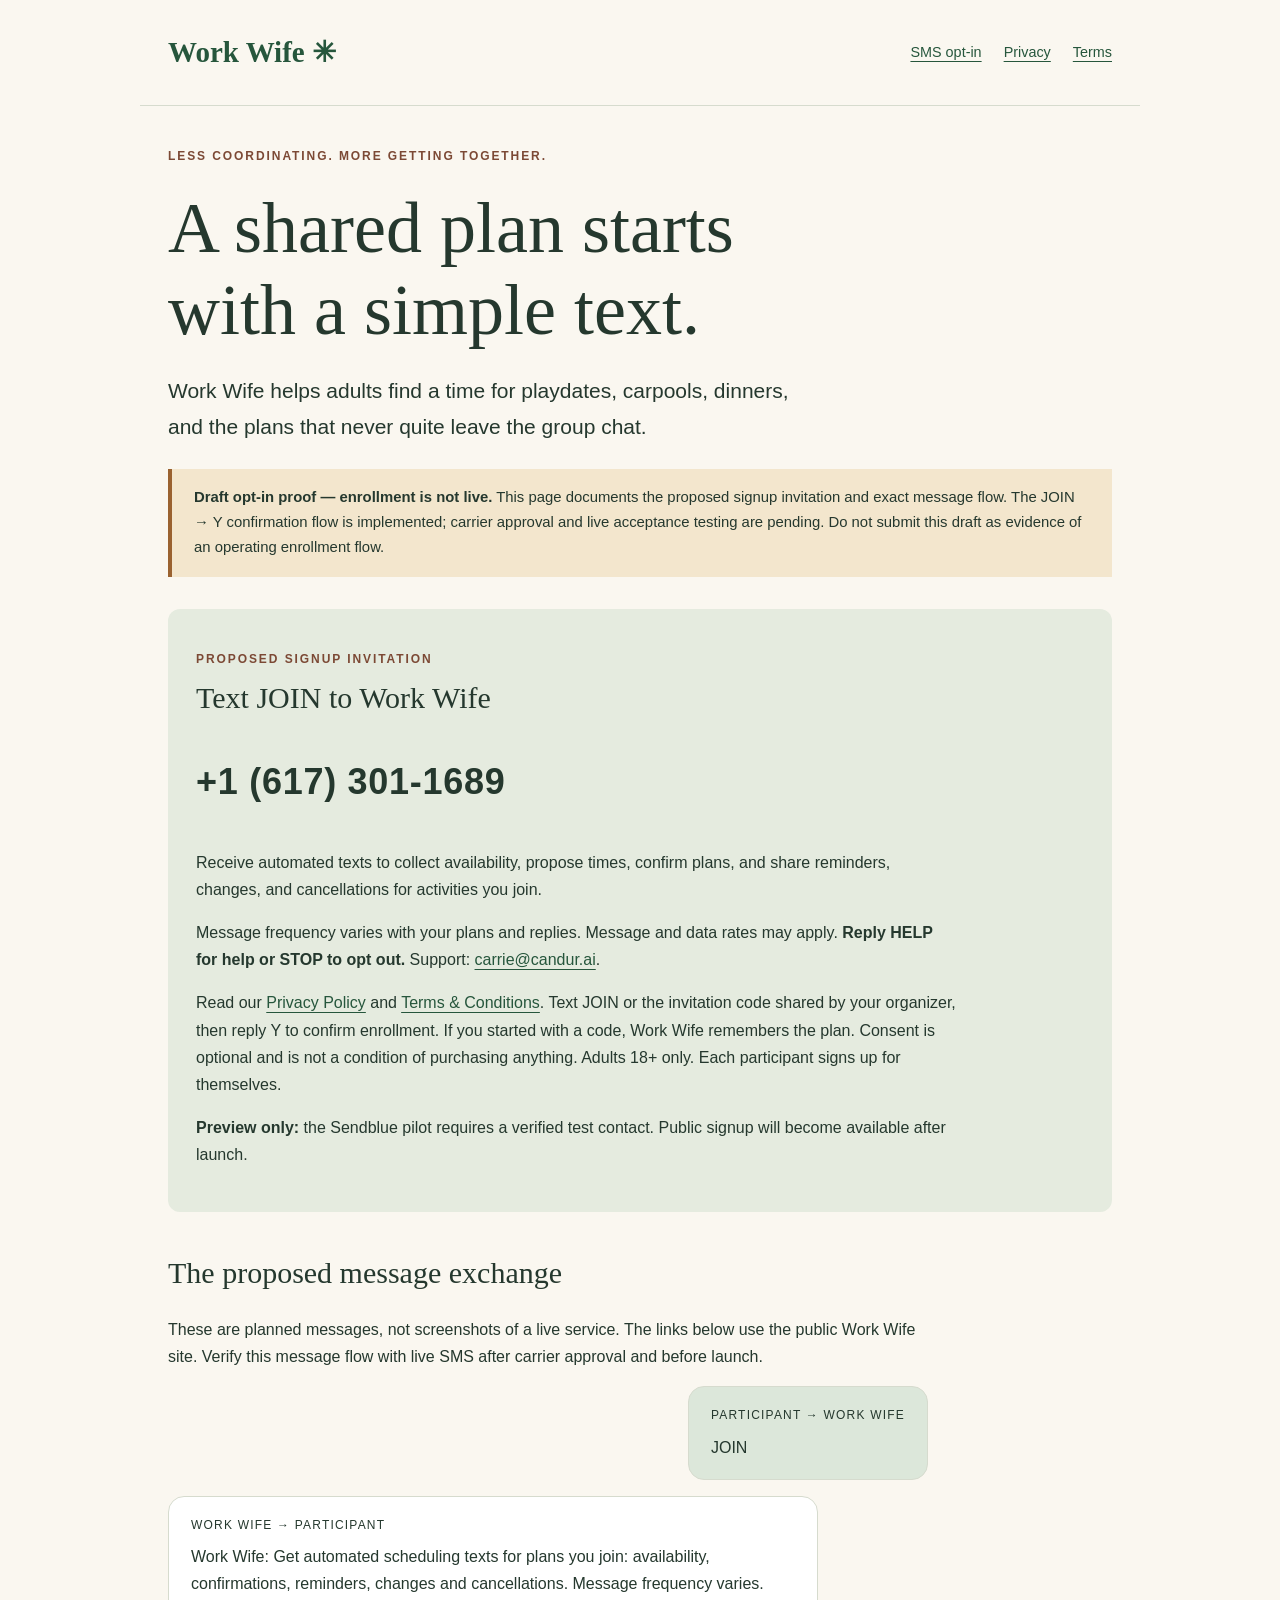
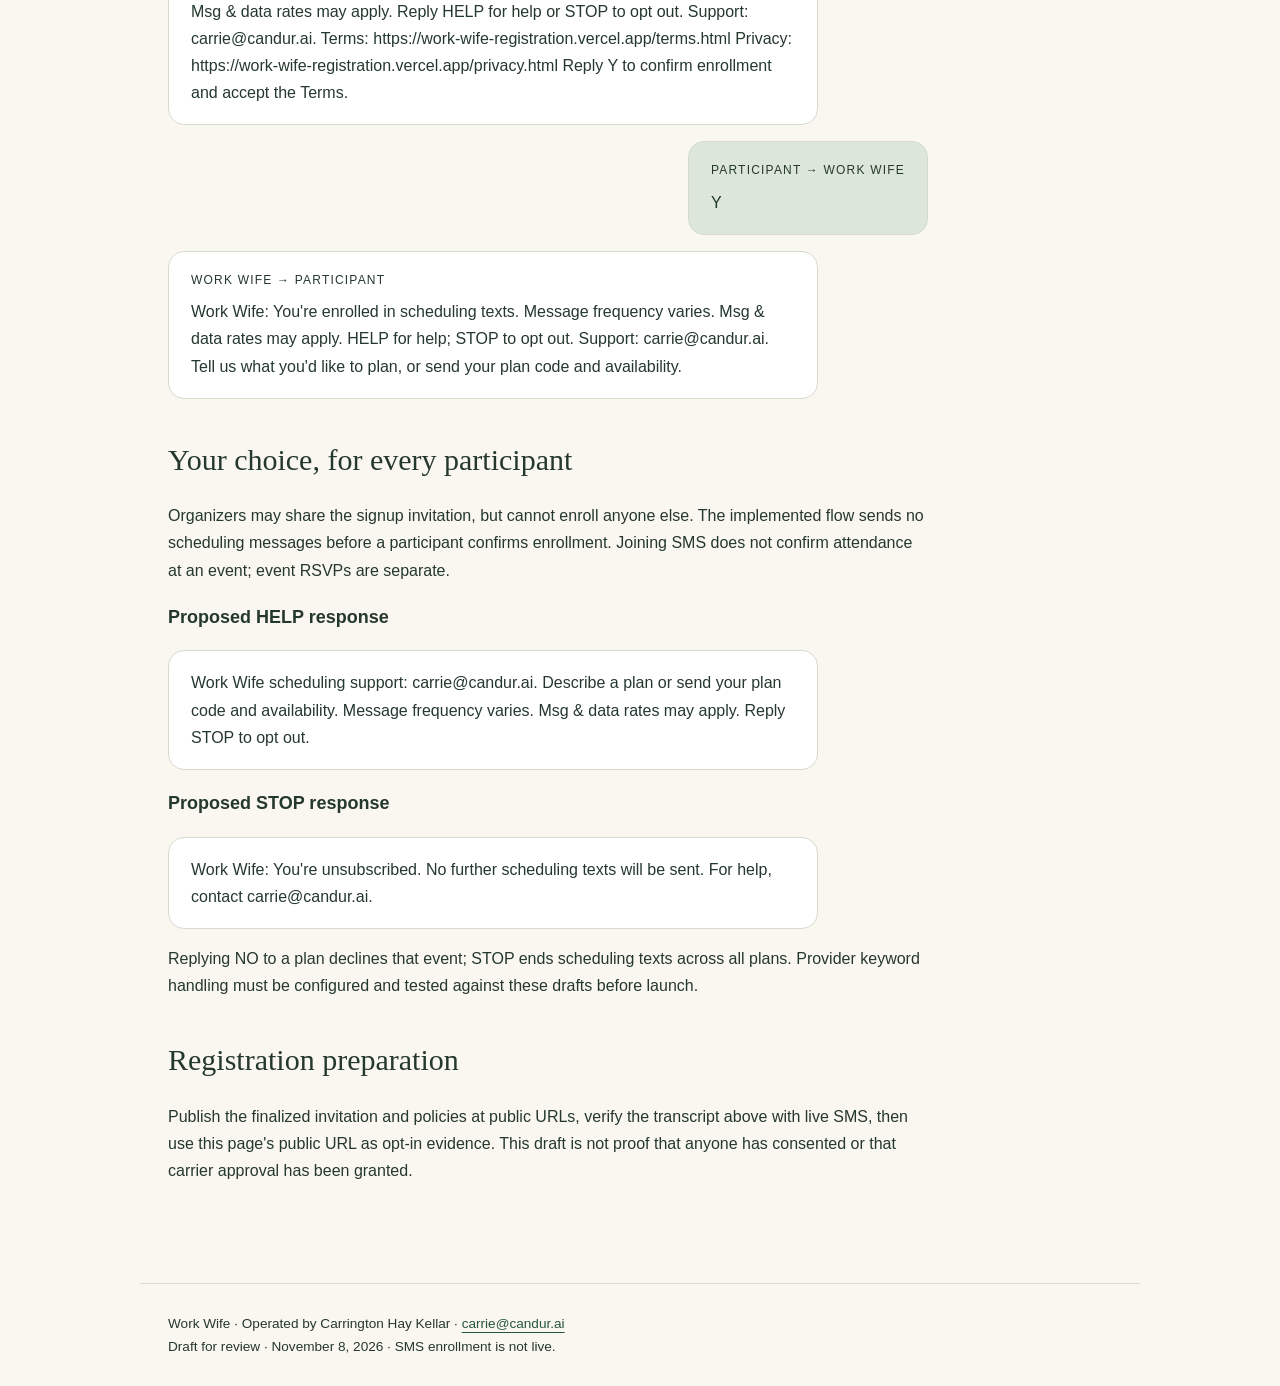
<file: public/index.html>
<!doctype html>
<html lang="en"><head><meta charset="utf-8"><meta name="viewport" content="width=device-width, initial-scale=1"><meta name="robots" content="noindex"><meta name="description" content="Work Wife SMS scheduling: draft signup information and policies."><title>SMS opt-in proof — draft | Work Wife</title><link rel="stylesheet" href="styles.css"></head><body><a class="skip" href="#main">Skip to content</a><header><a class="brand" href="index.html">Work Wife<span aria-hidden="true"> ✳</span></a><nav aria-label="Main navigation"><a href="index.html">SMS opt-in</a><a href="privacy.html">Privacy</a><a href="terms.html">Terms</a></nav></header><main id="main"><p class="eyebrow">Less coordinating. More getting together.</p><h1>A shared plan starts<br>with a simple text.</h1><p class="lede">Work Wife helps adults find a time for playdates, carpools, dinners, and the plans that never quite leave the group chat.</p><aside class="notice"><strong>Draft opt-in proof — enrollment is not live.</strong> This page documents the proposed signup invitation and exact message flow. The JOIN → Y confirmation flow is implemented; carrier approval and live acceptance testing are pending. Do not submit this draft as evidence of an operating enrollment flow.</aside>
<section class="invitation" aria-labelledby="invite"><p class="eyebrow">Proposed signup invitation</p><h2 id="invite" style="margin-top:8px">Text JOIN to Work Wife</h2><p class="number">+1 (617) 301-1689</p><p>Receive automated texts to collect availability, propose times, confirm plans, and share reminders, changes, and cancellations for activities you join.</p><p>Message frequency varies with your plans and replies. Message and data rates may apply. <strong>Reply HELP for help or STOP to opt out.</strong> Support: <a href="mailto:carrie@candur.ai">carrie@candur.ai</a>.</p><p>Read our <a href="privacy.html">Privacy Policy</a> and <a href="terms.html">Terms &amp; Conditions</a>. Text JOIN or the invitation code shared by your organizer, then reply Y to confirm enrollment. If you started with a code, Work Wife remembers the plan. Consent is optional and is not a condition of purchasing anything. Adults 18+ only. Each participant signs up for themselves.</p><p><strong>Preview only:</strong> the Sendblue pilot requires a verified test contact. Public signup will become available after launch.</p></section>
<h2>The proposed message exchange</h2><p>These are planned messages, not screenshots of a live service. The links below use the public Work Wife site. Verify this message flow with live SMS after carrier approval and before launch.</p>
<div class="thread" aria-label="Proposed SMS enrollment transcript"><div class="bubble user"><span class="speaker">Participant → Work Wife</span>JOIN</div><div class="bubble"><span class="speaker">Work Wife → Participant</span>Work Wife: Get automated scheduling texts for plans you join: availability, confirmations, reminders, changes and cancellations. Message frequency varies. Msg &amp; data rates may apply. Reply HELP for help or STOP to opt out. Support: carrie@candur.ai. Terms: https://work-wife-registration.vercel.app/terms.html Privacy: https://work-wife-registration.vercel.app/privacy.html Reply Y to confirm enrollment and accept the Terms.</div><div class="bubble user"><span class="speaker">Participant → Work Wife</span>Y</div><div class="bubble"><span class="speaker">Work Wife → Participant</span>Work Wife: You're enrolled in scheduling texts. Message frequency varies. Msg &amp; data rates may apply. HELP for help; STOP to opt out. Support: carrie@candur.ai. Tell us what you'd like to plan, or send your plan code and availability.</div></div>
<h2>Your choice, for every participant</h2><p>Organizers may share the signup invitation, but cannot enroll anyone else. The implemented flow sends no scheduling messages before a participant confirms enrollment. Joining SMS does not confirm attendance at an event; event RSVPs are separate.</p>
<h3>Proposed HELP response</h3><div class="bubble">Work Wife scheduling support: carrie@candur.ai. Describe a plan or send your plan code and availability. Message frequency varies. Msg &amp; data rates may apply. Reply STOP to opt out.</div>
<h3>Proposed STOP response</h3><div class="bubble">Work Wife: You're unsubscribed. No further scheduling texts will be sent. For help, contact carrie@candur.ai.</div><p>Replying NO to a plan declines that event; STOP ends scheduling texts across all plans. Provider keyword handling must be configured and tested against these drafts before launch.</p>
<h2>Registration preparation</h2><p>Publish the finalized invitation and policies at public URLs, verify the transcript above with live SMS, then use this page's public URL as opt-in evidence. This draft is not proof that anyone has consented or that carrier approval has been granted.</p></main><footer>Work Wife · Operated by Carrington Hay Kellar · <a href="mailto:carrie@candur.ai">carrie@candur.ai</a><br>Draft for review · November 8, 2026 · SMS enrollment is not live.</footer></body></html>
</file>
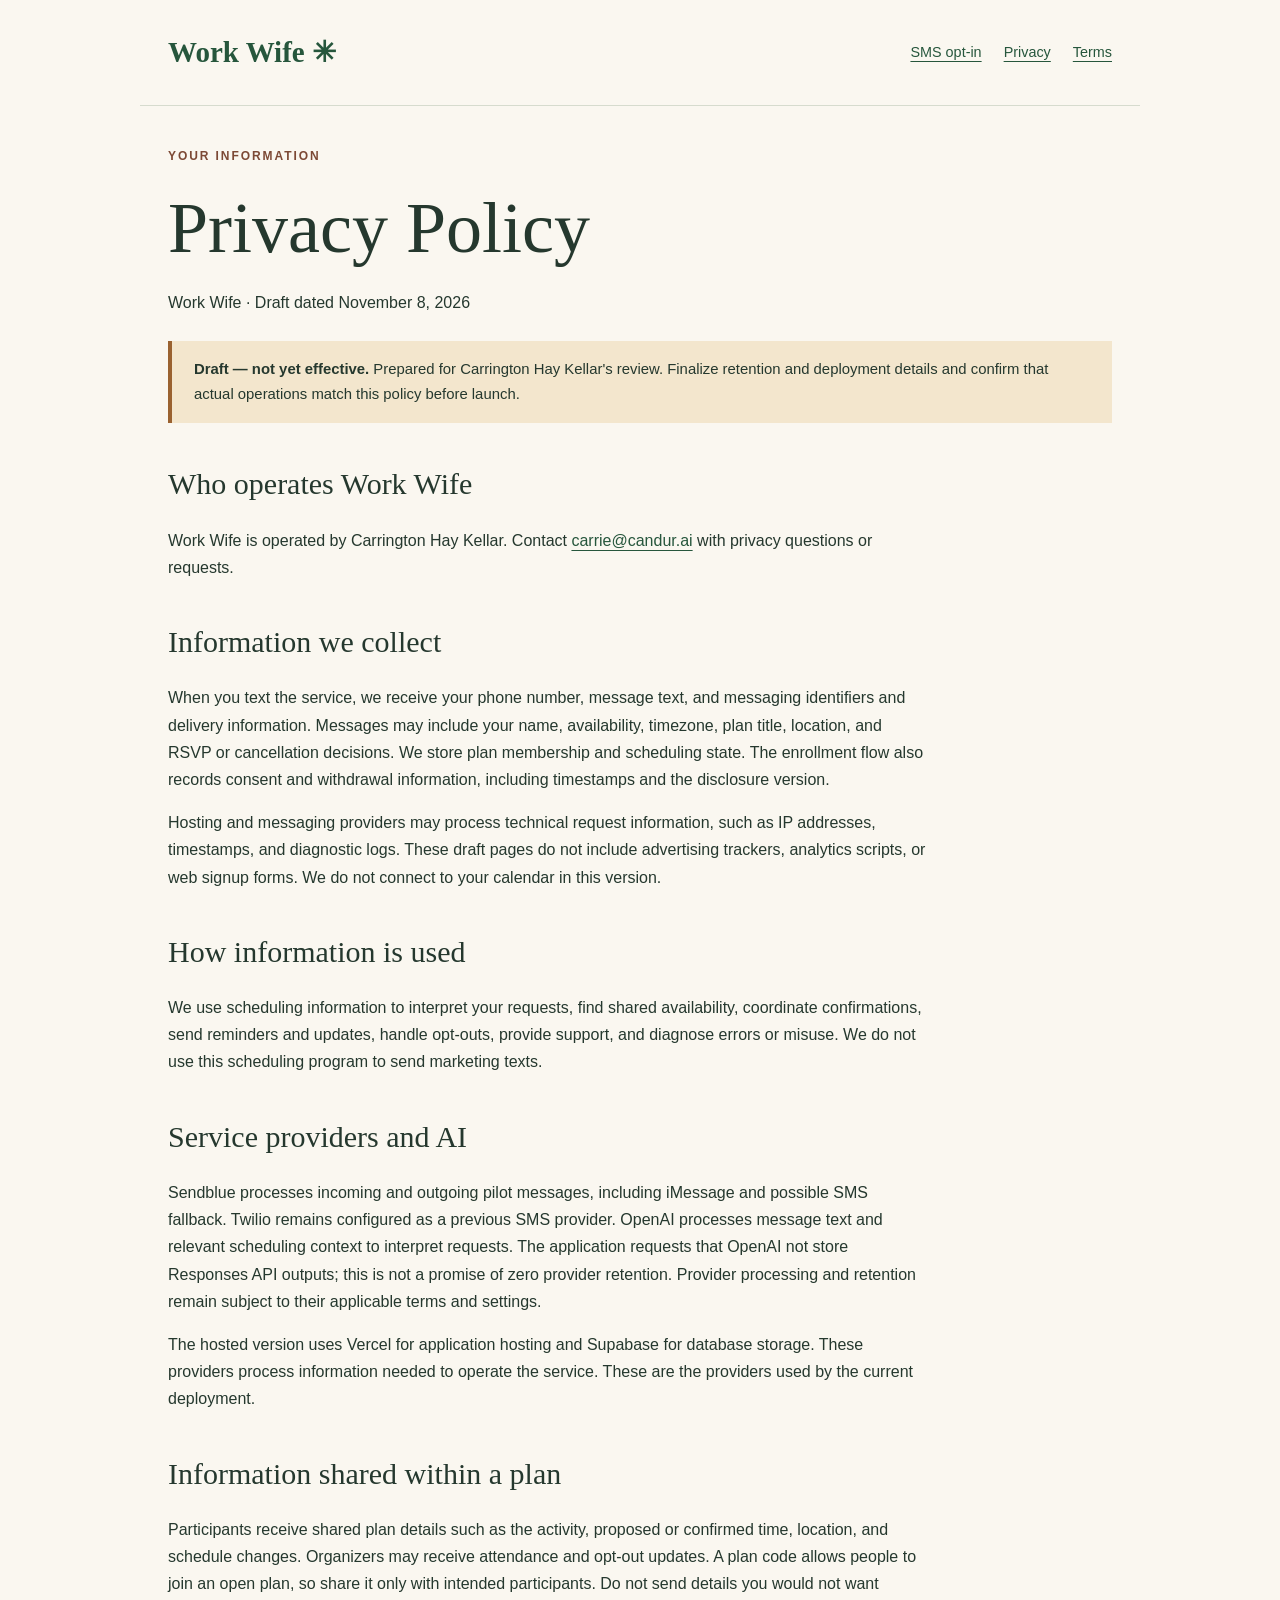
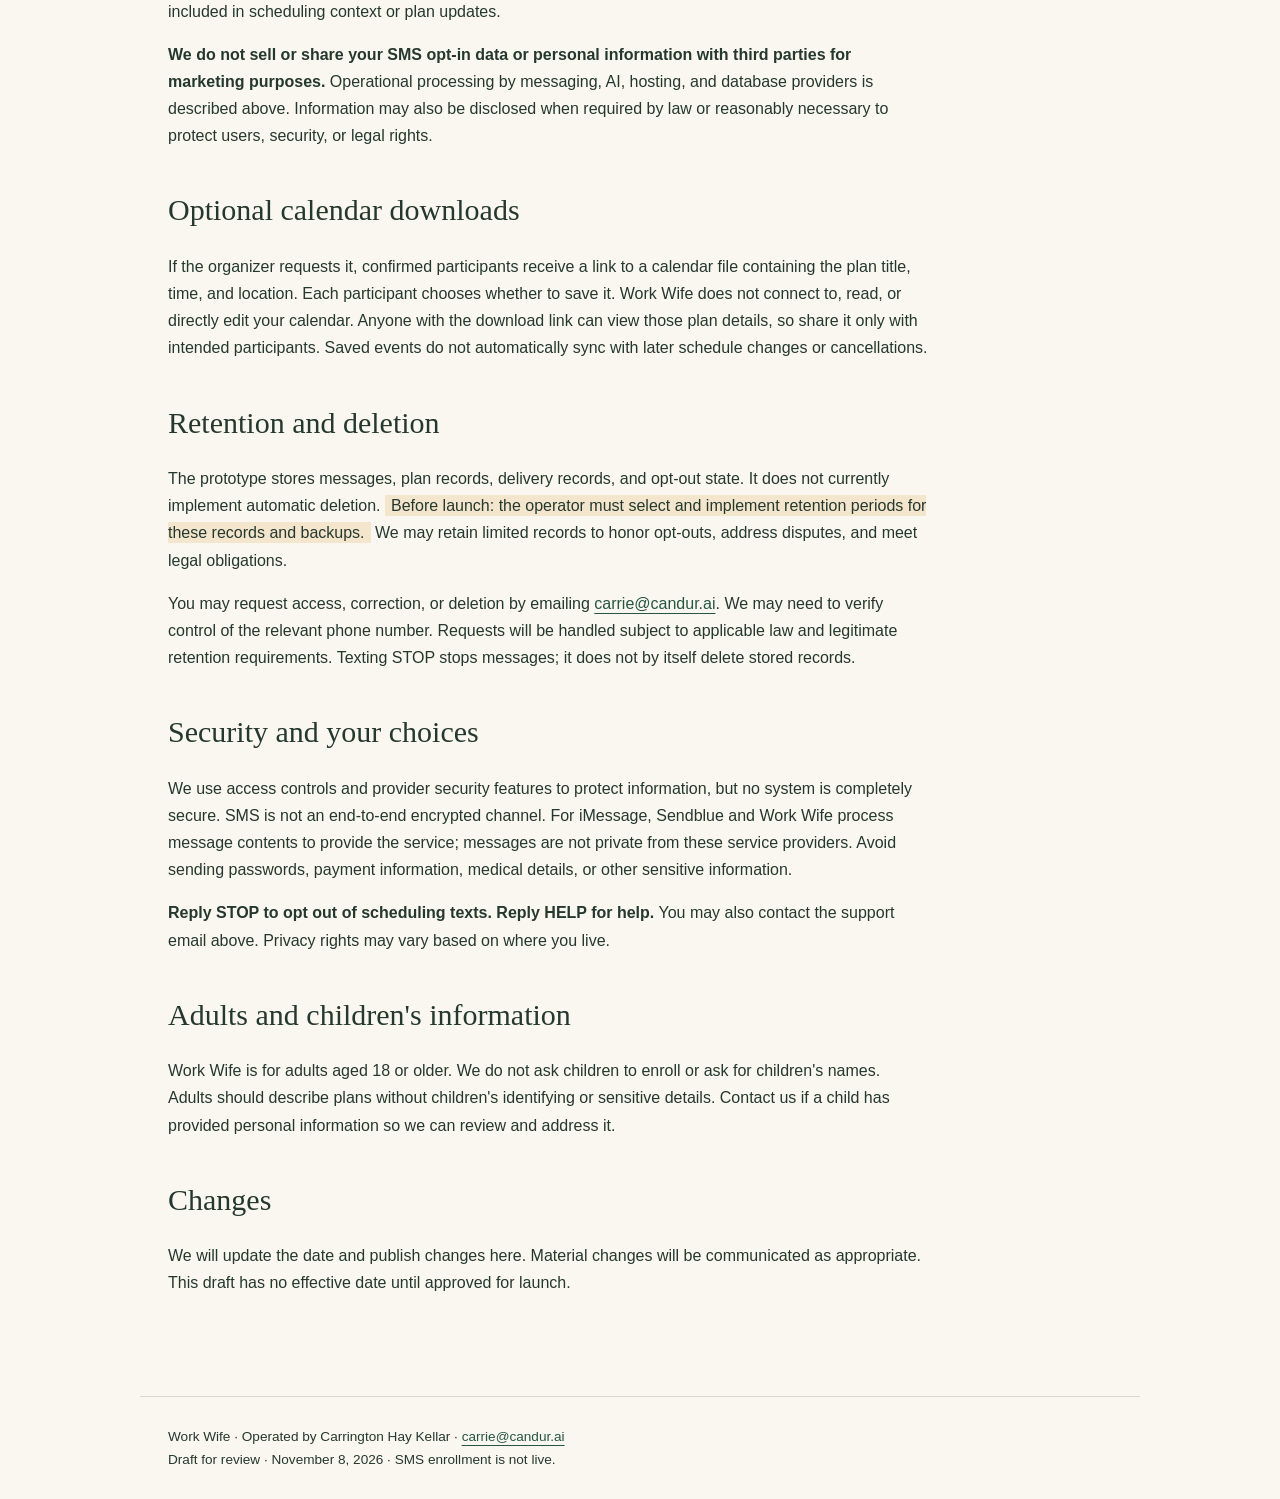
<file: public/privacy.html>
<!doctype html>
<html lang="en"><head><meta charset="utf-8"><meta name="viewport" content="width=device-width, initial-scale=1"><meta name="robots" content="noindex"><meta name="description" content="Work Wife SMS scheduling: draft signup information and policies."><title>Privacy Policy — draft | Work Wife</title><link rel="stylesheet" href="styles.css"></head><body><a class="skip" href="#main">Skip to content</a><header><a class="brand" href="index.html">Work Wife<span aria-hidden="true"> ✳</span></a><nav aria-label="Main navigation"><a href="index.html">SMS opt-in</a><a href="privacy.html">Privacy</a><a href="terms.html">Terms</a></nav></header><main id="main"><p class="eyebrow">Your information</p><h1>Privacy Policy</h1><p>Work Wife · Draft dated November 8, 2026</p><aside class="notice"><strong>Draft — not yet effective.</strong> Prepared for Carrington Hay Kellar's review. Finalize retention and deployment details and confirm that actual operations match this policy before launch.</aside>
<h2>Who operates Work Wife</h2><p>Work Wife is operated by Carrington Hay Kellar. Contact <a href="mailto:carrie@candur.ai">carrie@candur.ai</a> with privacy questions or requests.</p>
<h2>Information we collect</h2><p>When you text the service, we receive your phone number, message text, and messaging identifiers and delivery information. Messages may include your name, availability, timezone, plan title, location, and RSVP or cancellation decisions. We store plan membership and scheduling state. The enrollment flow also records consent and withdrawal information, including timestamps and the disclosure version.</p><p>Hosting and messaging providers may process technical request information, such as IP addresses, timestamps, and diagnostic logs. These draft pages do not include advertising trackers, analytics scripts, or web signup forms. We do not connect to your calendar in this version.</p>
<h2>How information is used</h2><p>We use scheduling information to interpret your requests, find shared availability, coordinate confirmations, send reminders and updates, handle opt-outs, provide support, and diagnose errors or misuse. We do not use this scheduling program to send marketing texts.</p>
<h2>Service providers and AI</h2><p>Sendblue processes incoming and outgoing pilot messages, including iMessage and possible SMS fallback. Twilio remains configured as a previous SMS provider. OpenAI processes message text and relevant scheduling context to interpret requests. The application requests that OpenAI not store Responses API outputs; this is not a promise of zero provider retention. Provider processing and retention remain subject to their applicable terms and settings.</p><p>The hosted version uses Vercel for application hosting and Supabase for database storage. These providers process information needed to operate the service. These are the providers used by the current deployment.</p>
<h2>Information shared within a plan</h2><p>Participants receive shared plan details such as the activity, proposed or confirmed time, location, and schedule changes. Organizers may receive attendance and opt-out updates. A plan code allows people to join an open plan, so share it only with intended participants. Do not send details you would not want included in scheduling context or plan updates.</p><p><strong>We do not sell or share your SMS opt-in data or personal information with third parties for marketing purposes.</strong> Operational processing by messaging, AI, hosting, and database providers is described above. Information may also be disclosed when required by law or reasonably necessary to protect users, security, or legal rights.</p>
<h2>Optional calendar downloads</h2><p>If the organizer requests it, confirmed participants receive a link to a calendar file containing the plan title, time, and location. Each participant chooses whether to save it. Work Wife does not connect to, read, or directly edit your calendar. Anyone with the download link can view those plan details, so share it only with intended participants. Saved events do not automatically sync with later schedule changes or cancellations.</p><h2>Retention and deletion</h2><p>The prototype stores messages, plan records, delivery records, and opt-out state. It does not currently implement automatic deletion. <span class="pending">Before launch: the operator must select and implement retention periods for these records and backups.</span> We may retain limited records to honor opt-outs, address disputes, and meet legal obligations.</p><p>You may request access, correction, or deletion by emailing <a href="mailto:carrie@candur.ai">carrie@candur.ai</a>. We may need to verify control of the relevant phone number. Requests will be handled subject to applicable law and legitimate retention requirements. Texting STOP stops messages; it does not by itself delete stored records.</p>
<h2>Security and your choices</h2><p>We use access controls and provider security features to protect information, but no system is completely secure. SMS is not an end-to-end encrypted channel. For iMessage, Sendblue and Work Wife process message contents to provide the service; messages are not private from these service providers. Avoid sending passwords, payment information, medical details, or other sensitive information.</p><p><strong>Reply STOP to opt out of scheduling texts. Reply HELP for help.</strong> You may also contact the support email above. Privacy rights may vary based on where you live.</p>
<h2>Adults and children's information</h2><p>Work Wife is for adults aged 18 or older. We do not ask children to enroll or ask for children's names. Adults should describe plans without children's identifying or sensitive details. Contact us if a child has provided personal information so we can review and address it.</p>
<h2>Changes</h2><p>We will update the date and publish changes here. Material changes will be communicated as appropriate. This draft has no effective date until approved for launch.</p></main><footer>Work Wife · Operated by Carrington Hay Kellar · <a href="mailto:carrie@candur.ai">carrie@candur.ai</a><br>Draft for review · November 8, 2026 · SMS enrollment is not live.</footer></body></html>
</file>
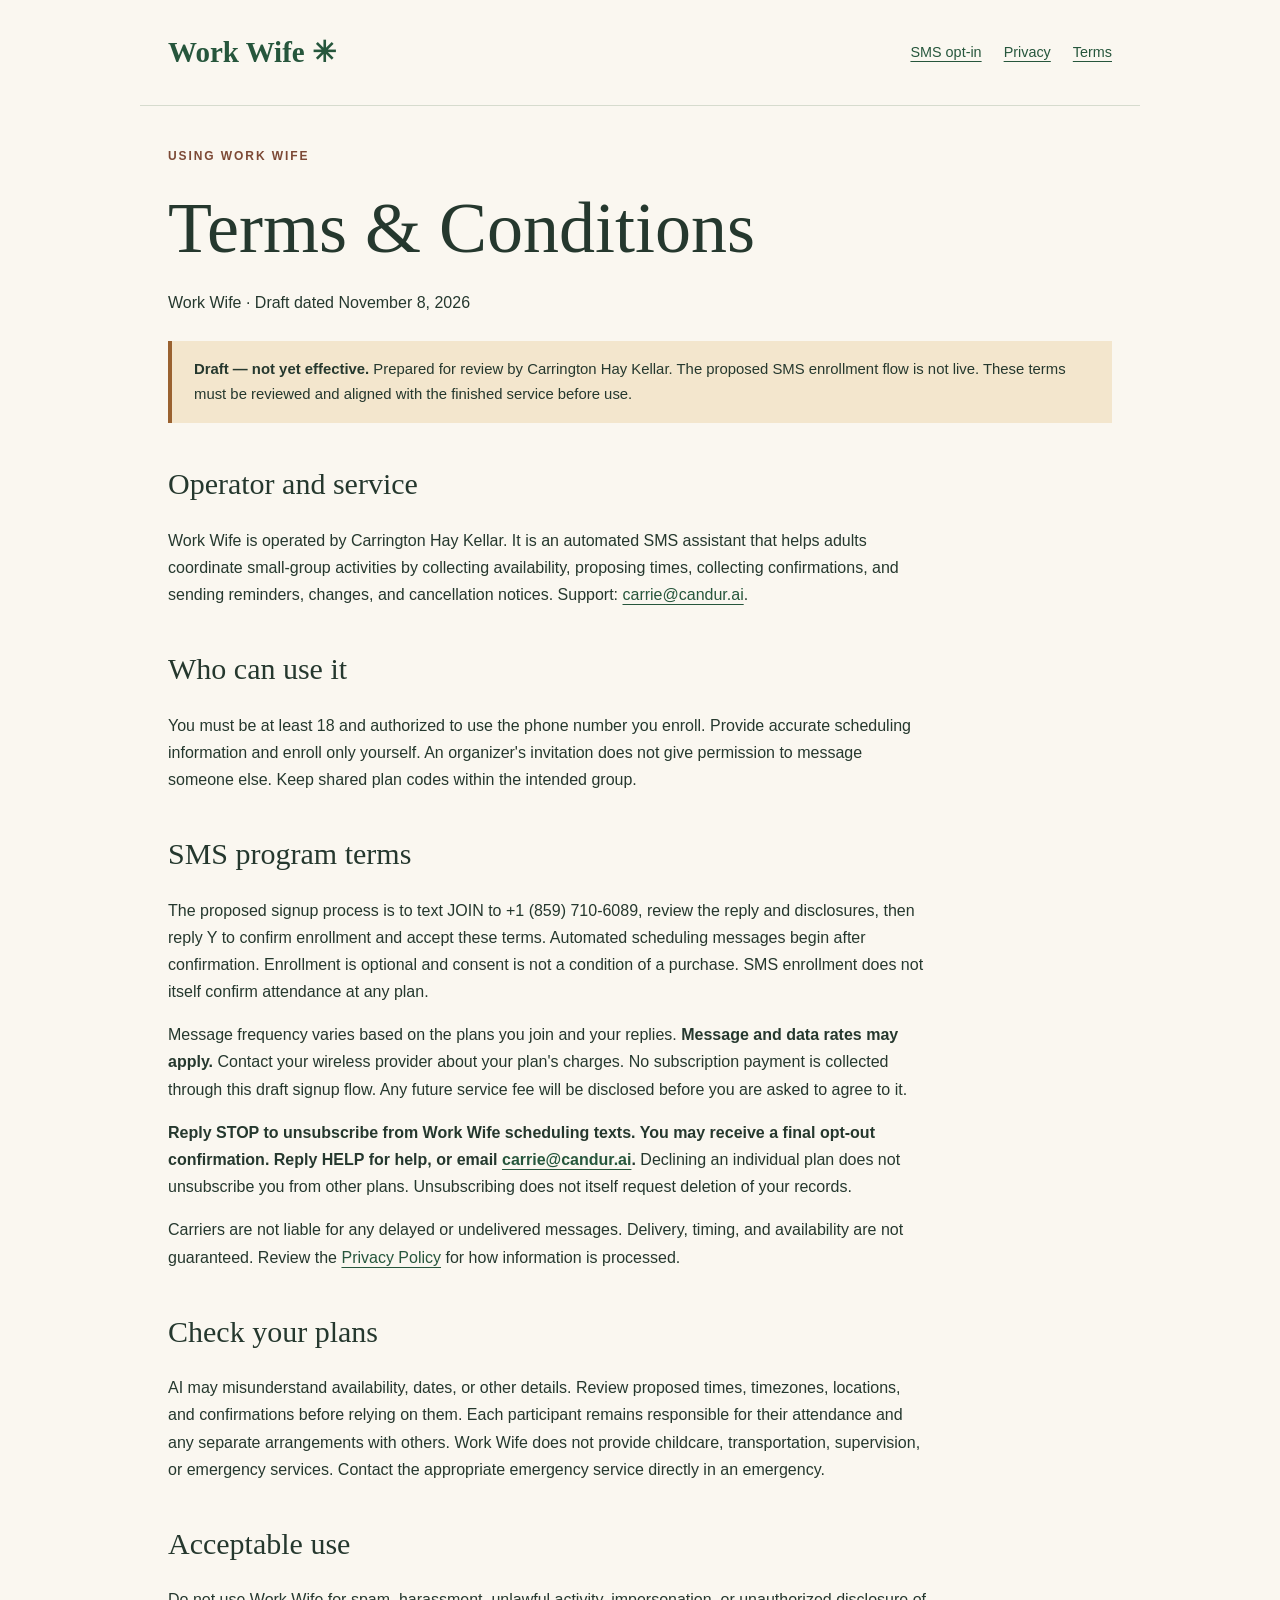
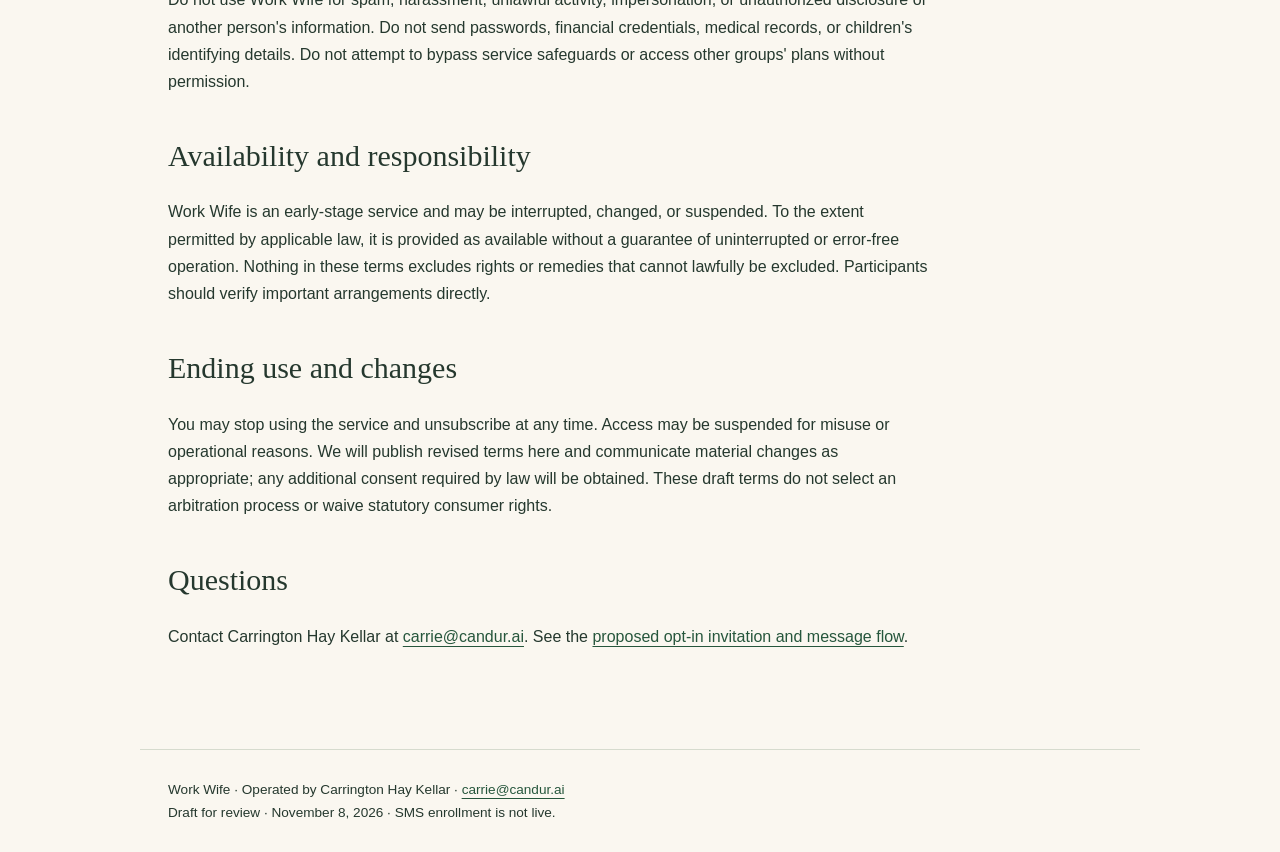
<file: public/terms.html>
<!doctype html>
<html lang="en"><head><meta charset="utf-8"><meta name="viewport" content="width=device-width, initial-scale=1"><meta name="robots" content="noindex"><meta name="description" content="Work Wife SMS scheduling: draft signup information and policies."><title>Terms & Conditions — draft | Work Wife</title><link rel="stylesheet" href="styles.css"></head><body><a class="skip" href="#main">Skip to content</a><header><a class="brand" href="index.html">Work Wife<span aria-hidden="true"> ✳</span></a><nav aria-label="Main navigation"><a href="index.html">SMS opt-in</a><a href="privacy.html">Privacy</a><a href="terms.html">Terms</a></nav></header><main id="main"><p class="eyebrow">Using Work Wife</p><h1>Terms &amp; Conditions</h1><p>Work Wife · Draft dated November 8, 2026</p><aside class="notice"><strong>Draft — not yet effective.</strong> Prepared for review by Carrington Hay Kellar. The proposed SMS enrollment flow is not live. These terms must be reviewed and aligned with the finished service before use.</aside>
<h2>Operator and service</h2><p>Work Wife is operated by Carrington Hay Kellar. It is an automated SMS assistant that helps adults coordinate small-group activities by collecting availability, proposing times, collecting confirmations, and sending reminders, changes, and cancellation notices. Support: <a href="mailto:carrie@candur.ai">carrie@candur.ai</a>.</p>
<h2>Who can use it</h2><p>You must be at least 18 and authorized to use the phone number you enroll. Provide accurate scheduling information and enroll only yourself. An organizer's invitation does not give permission to message someone else. Keep shared plan codes within the intended group.</p>
<h2>SMS program terms</h2><p>The proposed signup process is to text JOIN to +1 (859) 710-6089, review the reply and disclosures, then reply Y to confirm enrollment and accept these terms. Automated scheduling messages begin after confirmation. Enrollment is optional and consent is not a condition of a purchase. SMS enrollment does not itself confirm attendance at any plan.</p><p>Message frequency varies based on the plans you join and your replies. <strong>Message and data rates may apply.</strong> Contact your wireless provider about your plan's charges. No subscription payment is collected through this draft signup flow. Any future service fee will be disclosed before you are asked to agree to it.</p><p><strong>Reply STOP to unsubscribe from Work Wife scheduling texts. You may receive a final opt-out confirmation. Reply HELP for help, or email <a href="mailto:carrie@candur.ai">carrie@candur.ai</a>.</strong> Declining an individual plan does not unsubscribe you from other plans. Unsubscribing does not itself request deletion of your records.</p><p>Carriers are not liable for any delayed or undelivered messages. Delivery, timing, and availability are not guaranteed. Review the <a href="privacy.html">Privacy Policy</a> for how information is processed.</p>
<h2>Check your plans</h2><p>AI may misunderstand availability, dates, or other details. Review proposed times, timezones, locations, and confirmations before relying on them. Each participant remains responsible for their attendance and any separate arrangements with others. Work Wife does not provide childcare, transportation, supervision, or emergency services. Contact the appropriate emergency service directly in an emergency.</p>
<h2>Acceptable use</h2><p>Do not use Work Wife for spam, harassment, unlawful activity, impersonation, or unauthorized disclosure of another person's information. Do not send passwords, financial credentials, medical records, or children's identifying details. Do not attempt to bypass service safeguards or access other groups' plans without permission.</p>
<h2>Availability and responsibility</h2><p>Work Wife is an early-stage service and may be interrupted, changed, or suspended. To the extent permitted by applicable law, it is provided as available without a guarantee of uninterrupted or error-free operation. Nothing in these terms excludes rights or remedies that cannot lawfully be excluded. Participants should verify important arrangements directly.</p>
<h2>Ending use and changes</h2><p>You may stop using the service and unsubscribe at any time. Access may be suspended for misuse or operational reasons. We will publish revised terms here and communicate material changes as appropriate; any additional consent required by law will be obtained. These draft terms do not select an arbitration process or waive statutory consumer rights.</p>
<h2>Questions</h2><p>Contact Carrington Hay Kellar at <a href="mailto:carrie@candur.ai">carrie@candur.ai</a>. See the <a href="index.html">proposed opt-in invitation and message flow</a>.</p></main><footer>Work Wife · Operated by Carrington Hay Kellar · <a href="mailto:carrie@candur.ai">carrie@candur.ai</a><br>Draft for review · November 8, 2026 · SMS enrollment is not live.</footer></body></html>
</file>
<file: public/styles.css>
*{box-sizing:border-box}body{margin:0;background:#faf7f0;color:#25382e;font-family:Arial,sans-serif;line-height:1.7}a{color:#26563c;text-underline-offset:4px}a:focus-visible{outline:3px solid #bf5b34;outline-offset:5px}header,main,footer{max-width:1000px;margin:auto;padding:28px}header{display:flex;align-items:center;justify-content:space-between;gap:20px;border-bottom:1px solid #d6dbce}nav{display:flex;gap:22px;flex-wrap:wrap;font-size:.9rem}.brand{font-family:Georgia,serif;font-size:29px;text-decoration:none;font-weight:bold}.eyebrow{text-transform:uppercase;letter-spacing:.16em;font-size:.75rem;font-weight:bold;color:#7c4935}h1,h2{font-family:Georgia,serif;line-height:1.15;font-weight:normal}h1{font-size:clamp(40px,7vw,72px);max-width:750px;margin:20px 0}h2{font-size:30px;margin-top:44px}h3{font-size:18px}p,li{max-width:760px}.lede{font-size:21px;max-width:650px}.notice{background:#f3e6cd;border-left:4px solid #9a6230;padding:16px 22px;font-size:.93rem;margin:24px 0}.invitation{background:#e5ebdf;padding:28px;border-radius:12px;margin:32px 0}.number{font-size:clamp(22px,4vw,36px);font-weight:bold;letter-spacing:.02em}.thread{max-width:760px;display:grid;gap:16px}.bubble{padding:18px 22px;background:white;border:1px solid #d6dbce;border-radius:16px;max-width:650px;overflow-wrap:anywhere}.bubble.user{justify-self:end;background:#dce7da;min-width:160px}.speaker{display:block;font-size:.75rem;text-transform:uppercase;letter-spacing:.1em;margin-bottom:8px}.pending{background:#f3e6cd;padding:2px 6px}footer{border-top:1px solid #d6dbce;font-size:.85rem;margin-top:55px}.skip{position:absolute;left:-9999px}.skip:focus{left:20px;background:white;padding:12px}ul,ol{padding-left:24px}@media(max-width:600px){header{align-items:flex-start;flex-direction:column}header,main,footer{padding:22px}nav{gap:16px}.invitation{padding:20px}}@media print{body{background:white;color:black}header nav{display:none}.bubble,.invitation,.notice{break-inside:avoid}a{color:black}h1{font-size:38px}}
</file>
